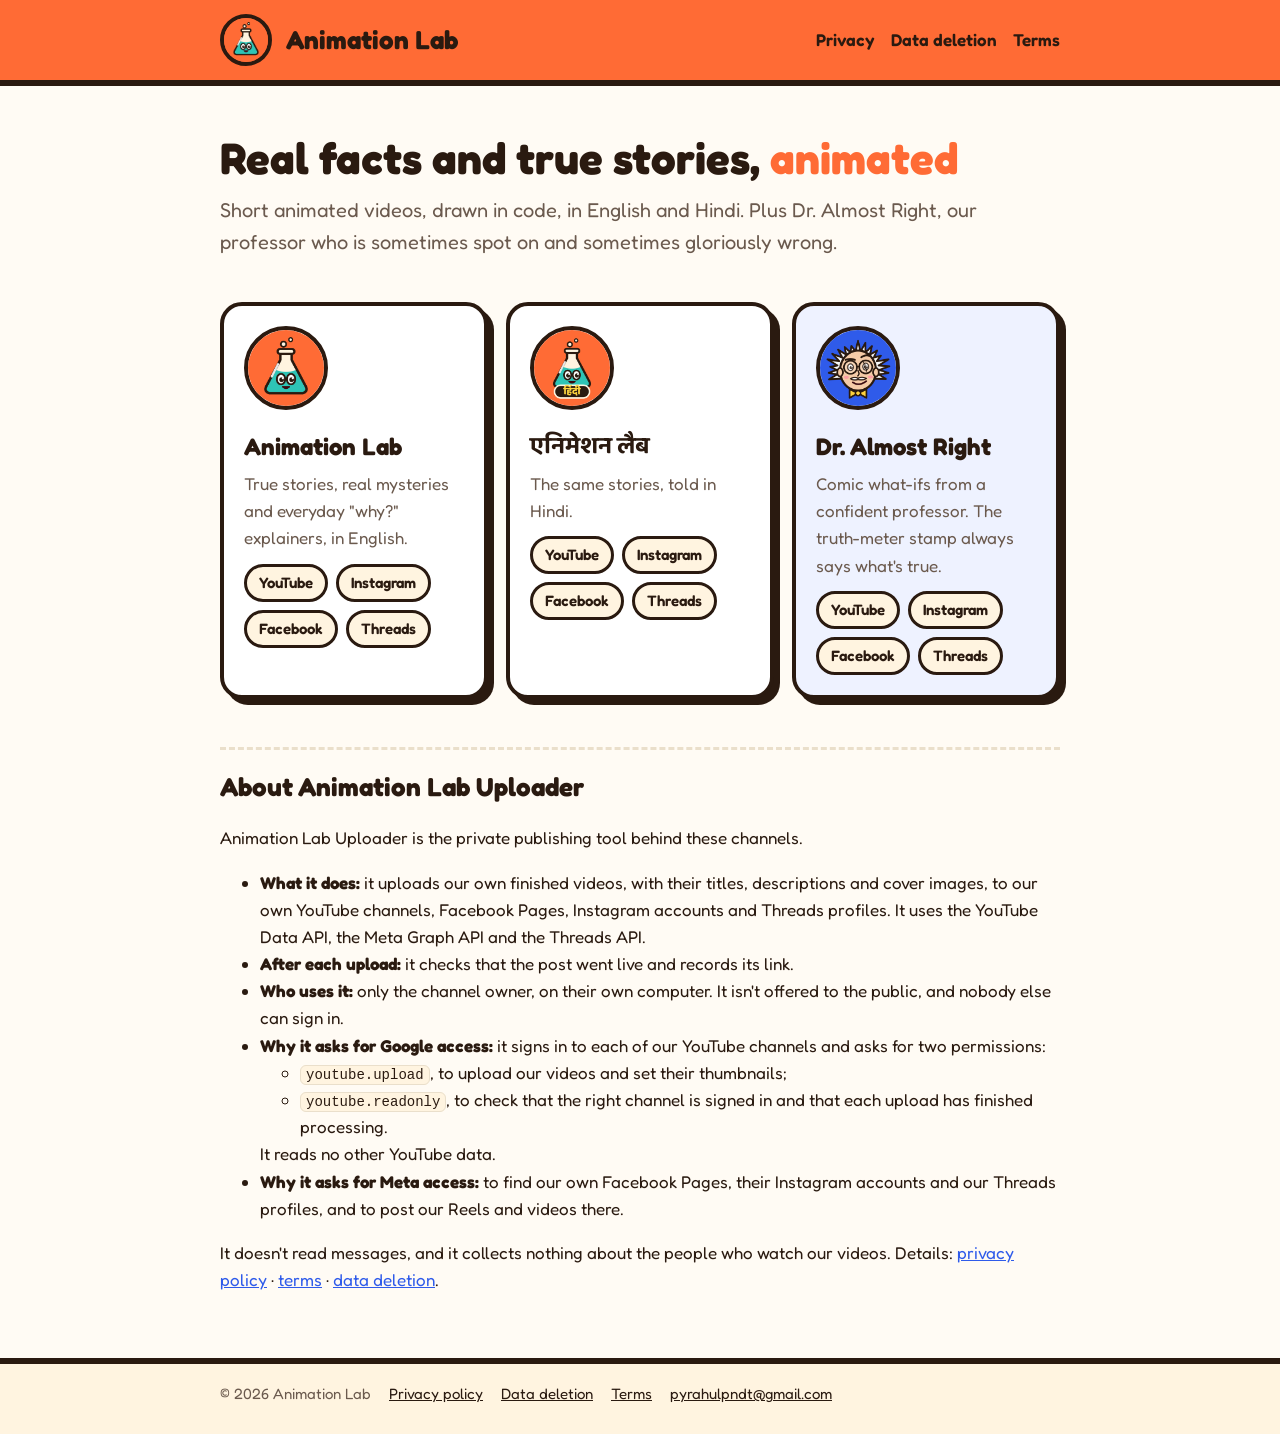
<file: index.html>
<!doctype html>
<html lang="en">
<head>
<meta charset="utf-8">
<meta name="viewport" content="width=device-width, initial-scale=1">
<title>Animation Lab</title>
<meta name="description" content="Animation Lab: short animated videos about true stories and real facts, in English and Hindi, plus Dr. Almost Right's comic what-ifs.">
<link rel="icon" href="img/favicon-64.png">
<link rel="preconnect" href="https://fonts.googleapis.com"><link rel="preconnect" href="https://fonts.gstatic.com" crossorigin>
<link href="https://fonts.googleapis.com/css2?family=Baloo+2:wght@600;700&family=Fredoka:wght@400;600;700&display=swap" rel="stylesheet">
<link rel="stylesheet" href="style.css">
</head>
<body>
<header class="top"><div class="wrap">
  <img src="img/flask-256.png" alt="">
  <a class="brand" href="./">Animation Lab</a>
  <nav><a href="privacy.html">Privacy</a><a href="data-deletion.html">Data deletion</a><a href="terms.html">Terms</a></nav>
</div></header>

<div class="wrap">
  <section class="hero">
    <h1>Real facts and true stories, <span>animated</span></h1>
    <p>Short animated videos, drawn in code, in English and Hindi. Plus Dr. Almost Right, our professor who is sometimes spot on and sometimes gloriously wrong.</p>
  </section>

  <section class="channels" aria-label="Our channels">
    <article class="card">
      <img src="img/flask-256.png" alt="Animation Lab logo: a smiling lab flask">
      <h2>Animation Lab</h2>
      <p>True stories, real mysteries and everyday "why?" explainers, in English.</p>
      <ul>
        <li><a href="https://www.youtube.com/@animation-lab-en">YouTube</a></li>
        <li><a href="https://www.instagram.com/animation.lab.en/">Instagram</a></li>
        <li><a href="https://www.facebook.com/1429812153543340">Facebook</a></li>
        <li><a href="https://www.threads.com/@animation.lab.en">Threads</a></li>
      </ul>
    </article>
    <article class="card">
      <img src="img/flask-hindi-256.png" alt="एनिमेशन लैब logo">
      <h2 class="hi">एनिमेशन लैब</h2>
      <p>The same stories, told in Hindi.</p>
      <ul>
        <li><a href="https://www.youtube.com/@animation-lab-hindi">YouTube</a></li>
        <li><a href="https://www.instagram.com/animation.lab.in/">Instagram</a></li>
        <li><a href="https://www.facebook.com/1384350524756352">Facebook</a></li>
        <li><a href="https://www.threads.com/@animation.lab.in">Threads</a></li>
      </ul>
    </article>
    <article class="card dar">
      <img src="img/dr-almost-right-256.png" alt="Dr. Almost Right logo: a wild-haired professor">
      <h2>Dr. Almost Right</h2>
      <p>Comic what-ifs from a confident professor. The truth-meter stamp always says what's true.</p>
      <ul>
        <li><a href="https://www.youtube.com/@DrAlmostRight">YouTube</a></li>
        <li><a href="https://www.instagram.com/dr.almostright/">Instagram</a></li>
        <li><a href="https://www.facebook.com/1399243536602622">Facebook</a></li>
        <li><a href="https://www.threads.com/@dr.almostright">Threads</a></li>
      </ul>
    </article>
  </section>

  <section class="doc" id="uploader" style="padding: 0 0 48px;">
    <h2>About Animation Lab Uploader</h2>
    <p>Animation Lab Uploader is the private publishing tool behind these channels.</p>
    <ul>
      <li><strong>What it does:</strong> it uploads our own finished videos, with their titles, descriptions and cover images, to our own YouTube channels, Facebook Pages, Instagram accounts and Threads profiles. It uses the YouTube Data API, the Meta Graph API and the Threads API.</li>
      <li><strong>After each upload:</strong> it checks that the post went live and records its link.</li>
      <li><strong>Who uses it:</strong> only the channel owner, on their own computer. It isn't offered to the public, and nobody else can sign in.</li>
      <li><strong>Why it asks for Google access:</strong> it signs in to each of our YouTube channels and asks for two permissions:
        <ul>
          <li><code>youtube.upload</code>, to upload our videos and set their thumbnails;</li>
          <li><code>youtube.readonly</code>, to check that the right channel is signed in and that each upload has finished processing.</li>
        </ul>
        It reads no other YouTube data.</li>
      <li><strong>Why it asks for Meta access:</strong> to find our own Facebook Pages, their Instagram accounts and our Threads profiles, and to post our Reels and videos there.</li>
    </ul>
    <p>It doesn't read messages, and it collects nothing about the people who watch our videos. Details: <a href="privacy.html">privacy policy</a> · <a href="terms.html">terms</a> · <a href="data-deletion.html">data deletion</a>.</p>
  </section>
</div>

<footer><div class="wrap">
  <span>© 2026 Animation Lab</span>
  <a href="privacy.html">Privacy policy</a>
  <a href="data-deletion.html">Data deletion</a>
  <a href="terms.html">Terms</a>
  <a href="mailto:pyrahulpndt@gmail.com">pyrahulpndt@gmail.com</a>
</div></footer>
</body>
</html>
</file>
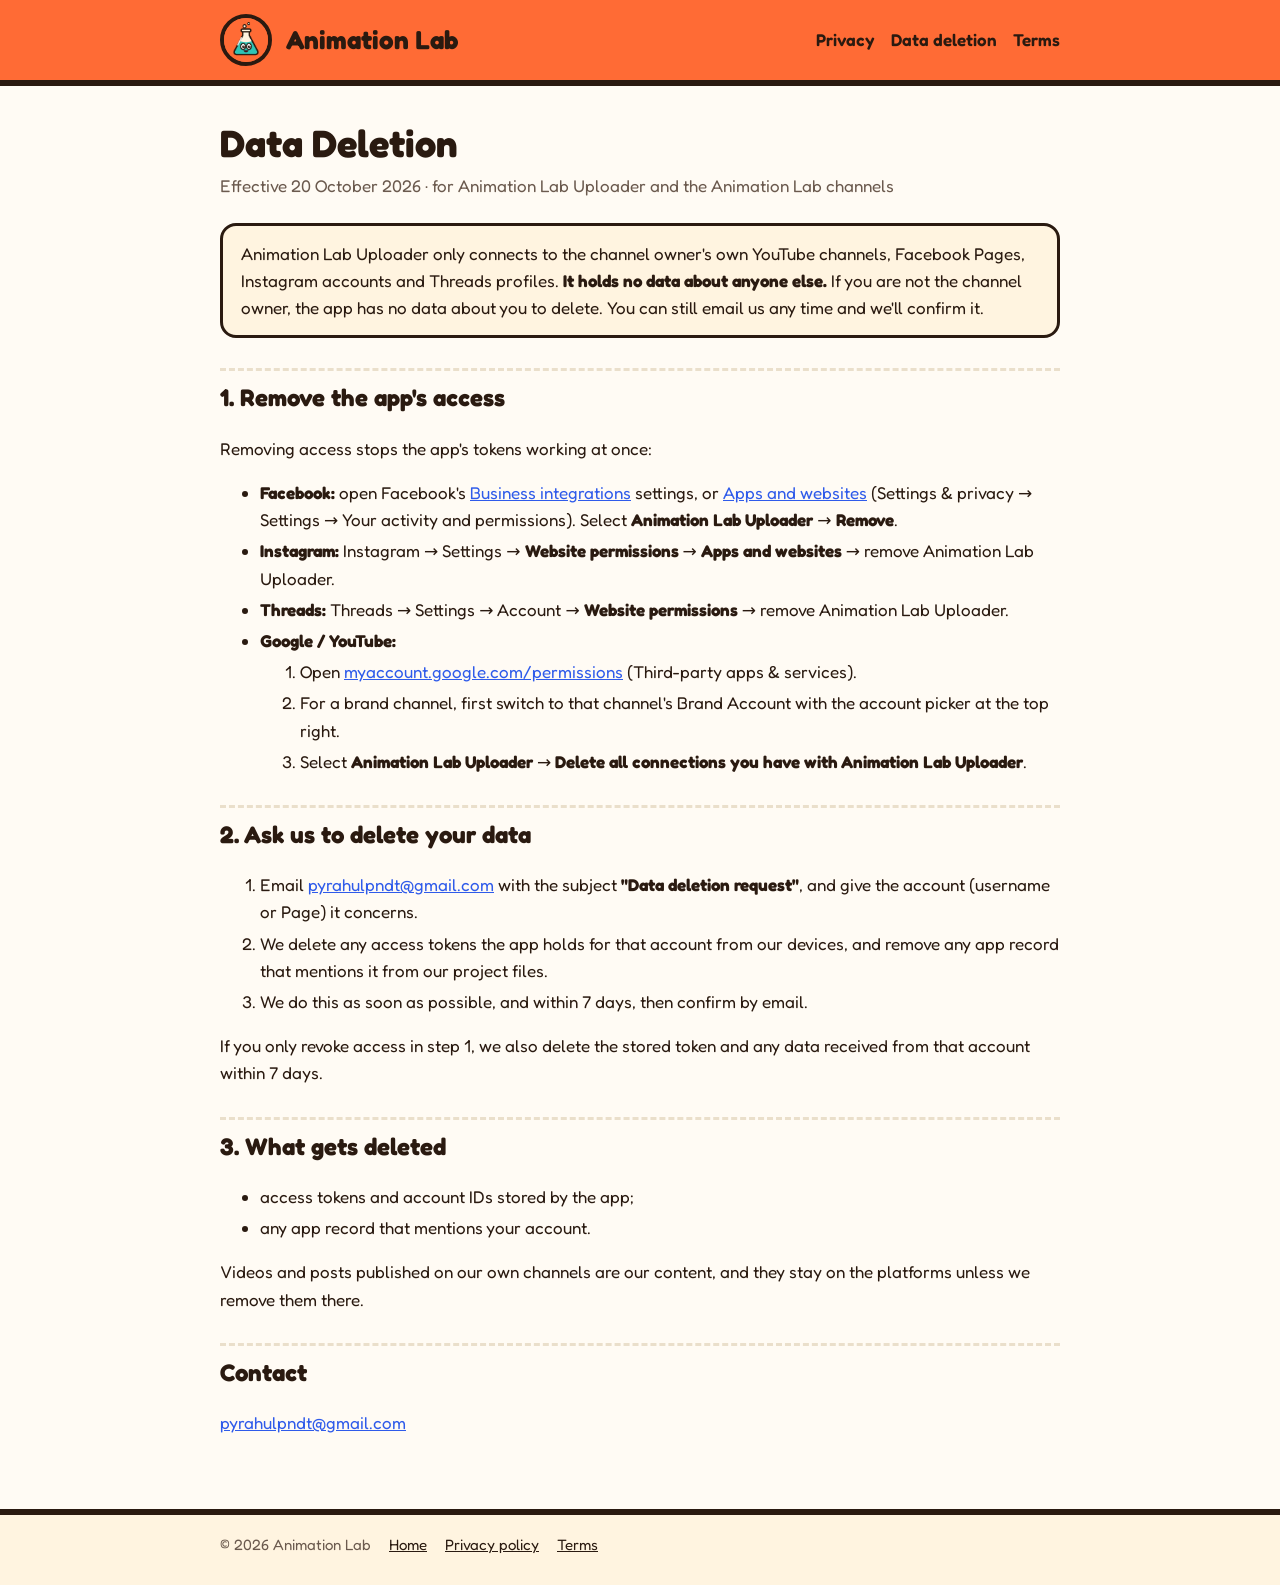
<file: data-deletion.html>
<!doctype html>
<html lang="en">
<head>
<meta charset="utf-8">
<meta name="viewport" content="width=device-width, initial-scale=1">
<title>Data Deletion</title>
<meta name="description" content="How to remove Animation Lab Uploader's access and ask us to delete your data.">
<link rel="icon" href="img/favicon-64.png">
<link rel="preconnect" href="https://fonts.googleapis.com"><link rel="preconnect" href="https://fonts.gstatic.com" crossorigin>
<link href="https://fonts.googleapis.com/css2?family=Baloo+2:wght@600;700&family=Fredoka:wght@400;600;700&display=swap" rel="stylesheet">
<link rel="stylesheet" href="style.css">
</head>
<body>
<header class="top"><div class="wrap">
  <img src="img/flask-256.png" alt="">
  <a class="brand" href="./">Animation Lab</a>
  <nav><a href="privacy.html">Privacy</a><a href="data-deletion.html">Data deletion</a><a href="terms.html">Terms</a></nav>
</div></header>

<main class="doc wrap">
  <h1>Data Deletion</h1>
  <p class="meta">Effective 20 October 2026 · for Animation Lab Uploader and the Animation Lab channels</p>

  <div class="note">
    Animation Lab Uploader only connects to the channel owner's own YouTube channels, Facebook Pages, Instagram accounts and Threads profiles. <strong>It holds no data about anyone else.</strong> If you are not the channel owner, the app has no data about you to delete. You can still email us any time and we'll confirm it.
  </div>

  <h2>1. Remove the app's access</h2>
  <p>Removing access stops the app's tokens working at once:</p>
  <ul>
    <li><strong>Facebook:</strong> open Facebook's <a href="https://www.facebook.com/settings?tab=business_tools">Business integrations</a> settings, or <a href="https://www.facebook.com/settings?tab=applications">Apps and websites</a> (Settings &amp; privacy → Settings → Your activity and permissions). Select <strong>Animation Lab Uploader</strong> → <strong>Remove</strong>.</li>
    <li><strong>Instagram:</strong> Instagram → Settings → <strong>Website permissions</strong> → <strong>Apps and websites</strong> → remove Animation Lab Uploader.</li>
    <li><strong>Threads:</strong> Threads → Settings → Account → <strong>Website permissions</strong> → remove Animation Lab Uploader.</li>
    <li><strong>Google / YouTube:</strong>
      <ol>
        <li>Open <a href="https://myaccount.google.com/permissions">myaccount.google.com/permissions</a> (Third-party apps &amp; services).</li>
        <li>For a brand channel, first switch to that channel's Brand Account with the account picker at the top right.</li>
        <li>Select <strong>Animation Lab Uploader</strong> → <strong>Delete all connections you have with Animation Lab Uploader</strong>.</li>
      </ol>
    </li>
  </ul>

  <h2>2. Ask us to delete your data</h2>
  <ol>
    <li>Email <a href="mailto:pyrahulpndt@gmail.com?subject=Data%20deletion%20request">pyrahulpndt@gmail.com</a> with the subject <strong>"Data deletion request"</strong>, and give the account (username or Page) it concerns.</li>
    <li>We delete any access tokens the app holds for that account from our devices, and remove any app record that mentions it from our project files.</li>
    <li>We do this as soon as possible, and within 7 days, then confirm by email.</li>
  </ol>
  <p>If you only revoke access in step 1, we also delete the stored token and any data received from that account within 7 days.</p>

  <h2>3. What gets deleted</h2>
  <ul>
    <li>access tokens and account IDs stored by the app;</li>
    <li>any app record that mentions your account.</li>
  </ul>
  <p>Videos and posts published on our own channels are our content, and they stay on the platforms unless we remove them there.</p>

  <h2>Contact</h2>
  <p><a href="mailto:pyrahulpndt@gmail.com">pyrahulpndt@gmail.com</a></p>
</main>

<footer><div class="wrap">
  <span>© 2026 Animation Lab</span>
  <a href="./">Home</a>
  <a href="privacy.html">Privacy policy</a>
  <a href="terms.html">Terms</a>
</div></footer>
</body>
</html>
</file>
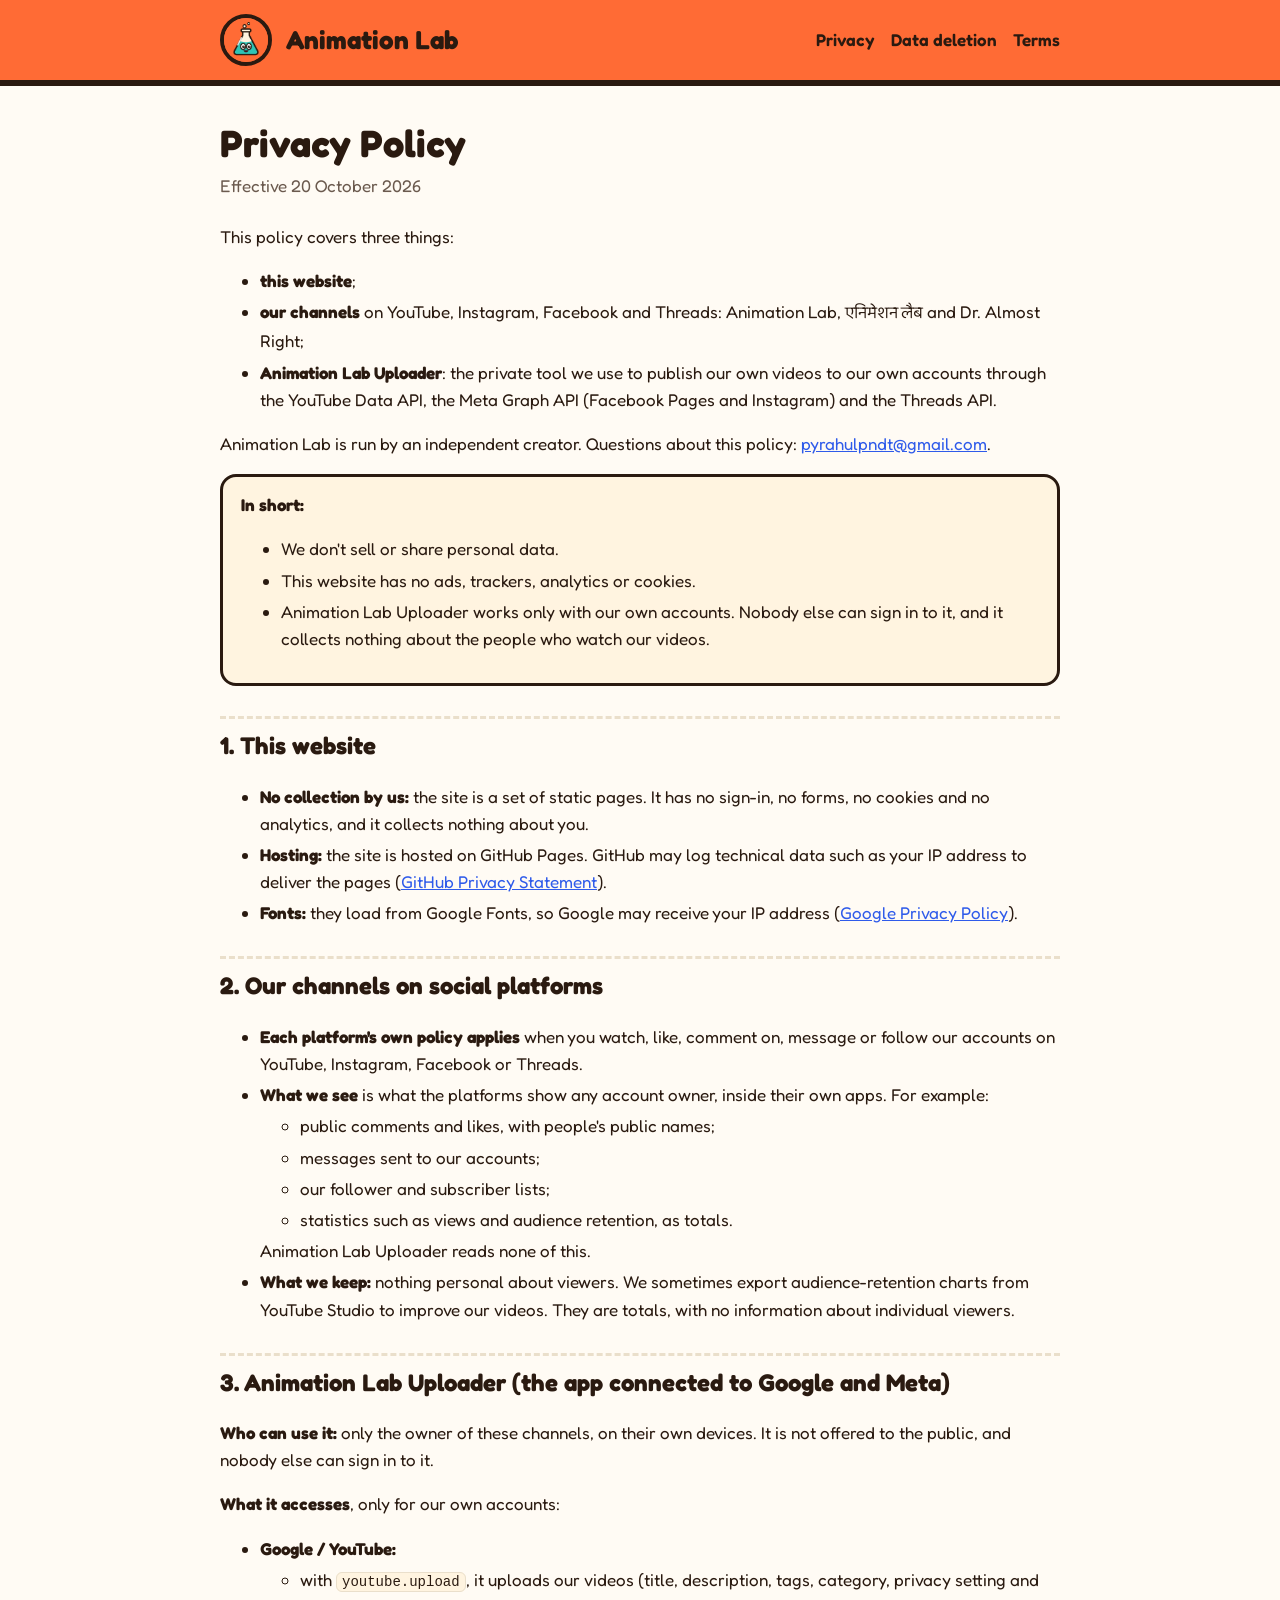
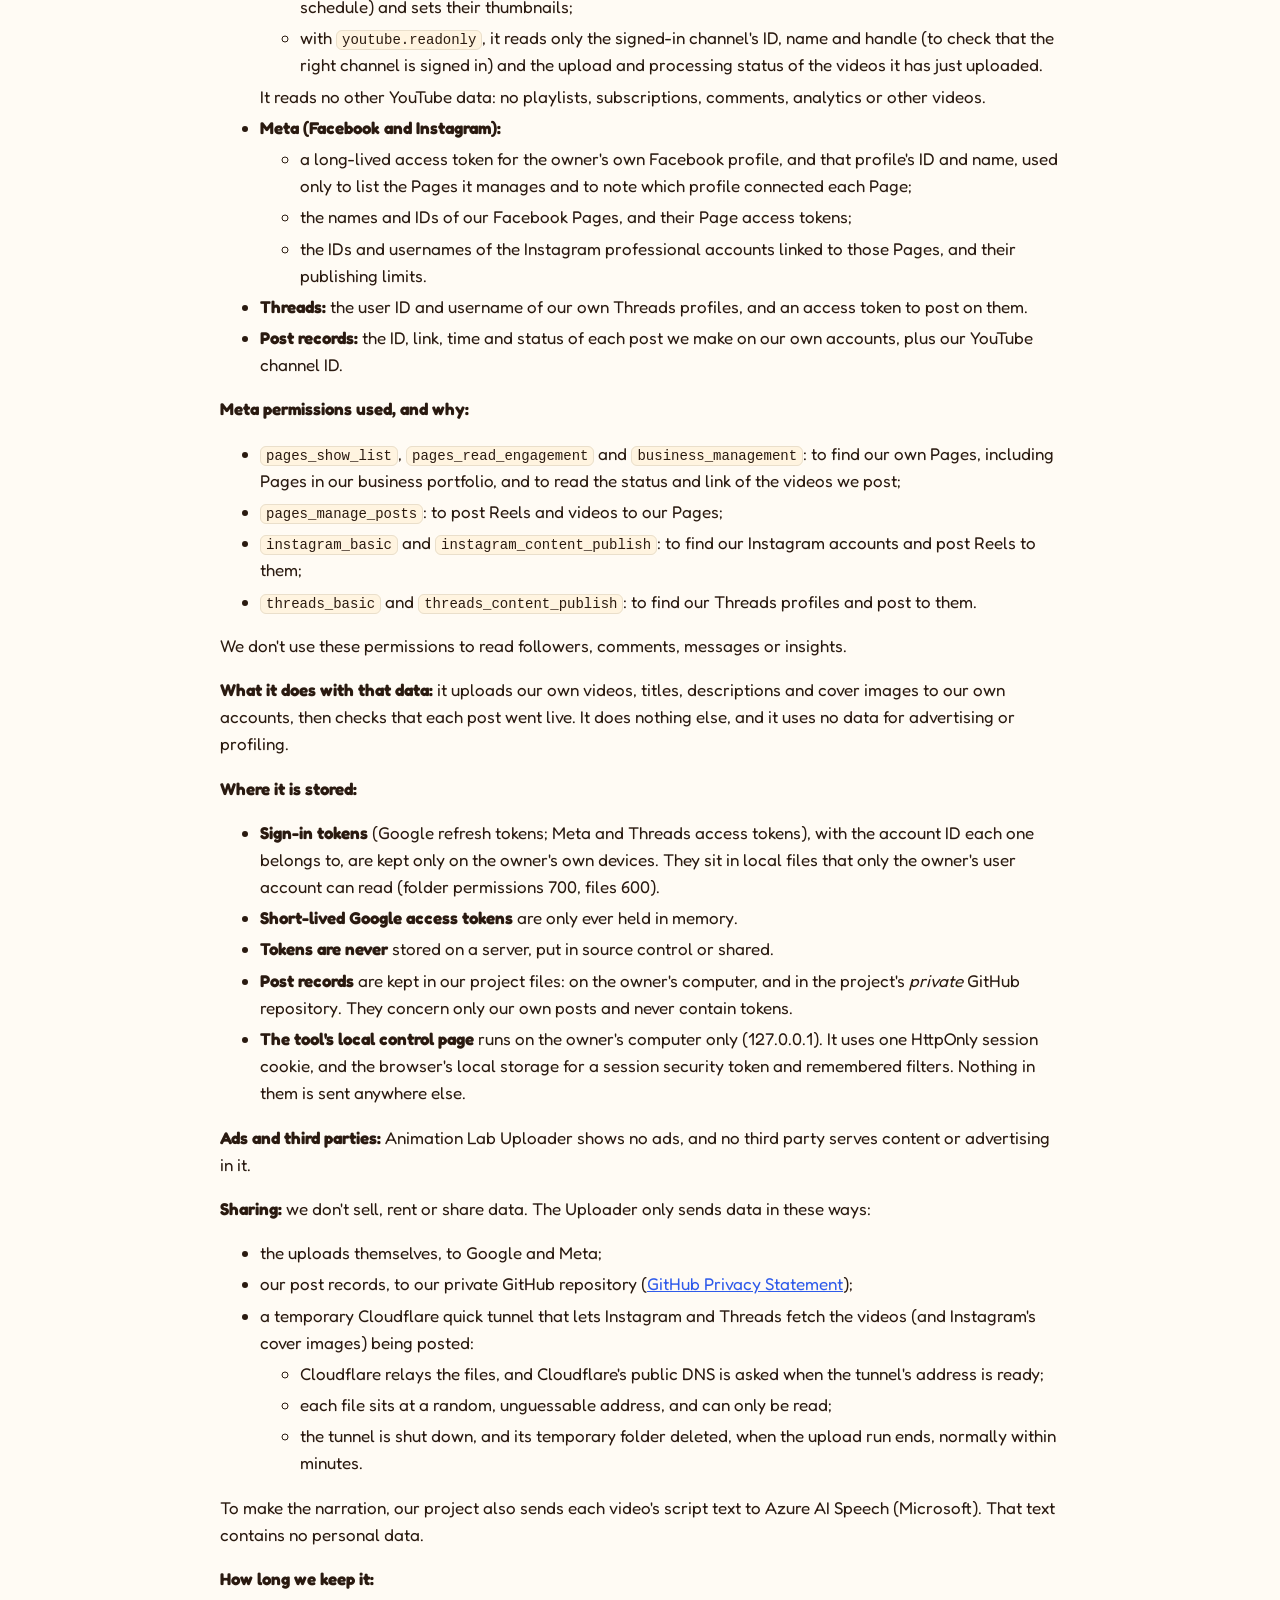
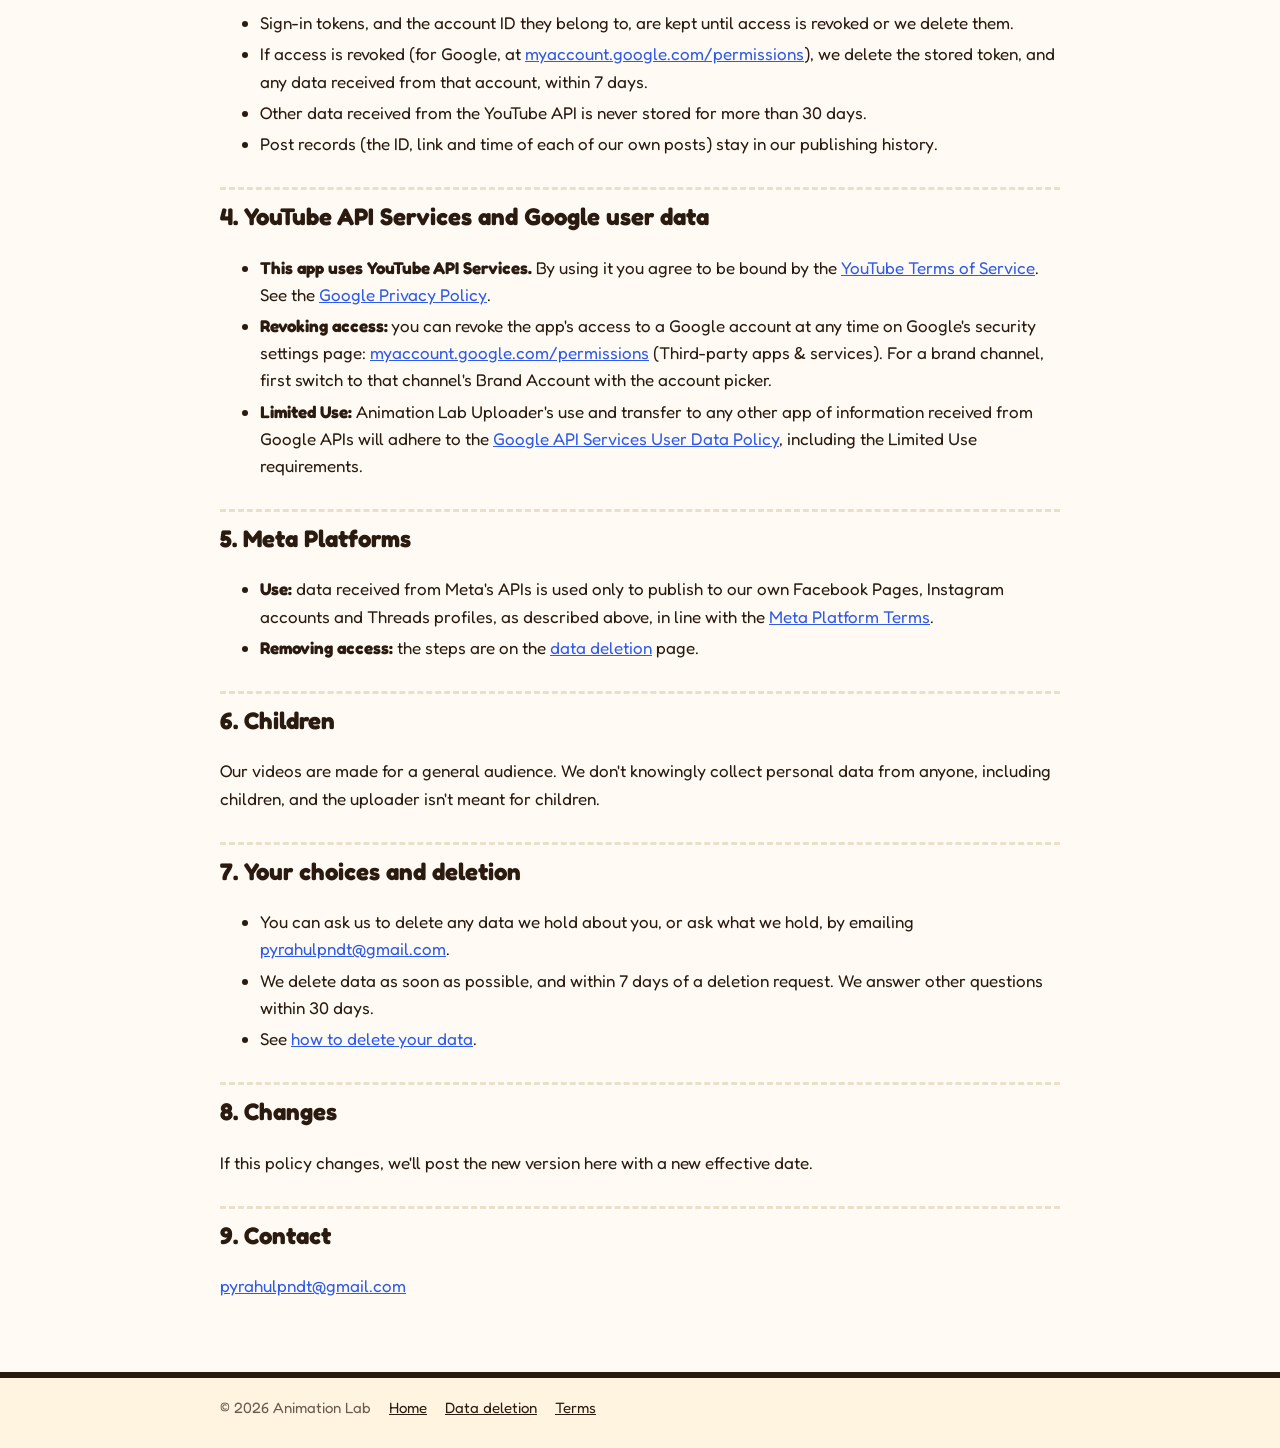
<file: privacy.html>
<!doctype html>
<html lang="en">
<head>
<meta charset="utf-8">
<meta name="viewport" content="width=device-width, initial-scale=1">
<title>Privacy Policy</title>
<meta name="description" content="Privacy policy for the Animation Lab website, channels and the Animation Lab Uploader app.">
<link rel="icon" href="img/favicon-64.png">
<link rel="preconnect" href="https://fonts.googleapis.com"><link rel="preconnect" href="https://fonts.gstatic.com" crossorigin>
<link href="https://fonts.googleapis.com/css2?family=Baloo+2:wght@600;700&family=Fredoka:wght@400;600;700&display=swap" rel="stylesheet">
<link rel="stylesheet" href="style.css">
</head>
<body>
<header class="top"><div class="wrap">
  <img src="img/flask-256.png" alt="">
  <a class="brand" href="./">Animation Lab</a>
  <nav><a href="privacy.html">Privacy</a><a href="data-deletion.html">Data deletion</a><a href="terms.html">Terms</a></nav>
</div></header>

<main class="doc wrap">
  <h1>Privacy Policy</h1>
  <p class="meta">Effective 20 October 2026</p>

  <p>This policy covers three things:</p>
  <ul>
    <li><strong>this website</strong>;</li>
    <li><strong>our channels</strong> on YouTube, Instagram, Facebook and Threads: Animation Lab, <span class="hi">एनिमेशन लैब</span> and Dr. Almost Right;</li>
    <li><strong>Animation Lab Uploader</strong>: the private tool we use to publish our own videos to our own accounts through the YouTube Data API, the Meta Graph API (Facebook Pages and Instagram) and the Threads API.</li>
  </ul>
  <p>Animation Lab is run by an independent creator. Questions about this policy: <a href="mailto:pyrahulpndt@gmail.com">pyrahulpndt@gmail.com</a>.</p>

  <div class="note">
    <strong>In short:</strong>
    <ul>
      <li>We don't sell or share personal data.</li>
      <li>This website has no ads, trackers, analytics or cookies.</li>
      <li>Animation Lab Uploader works only with our own accounts. Nobody else can sign in to it, and it collects nothing about the people who watch our videos.</li>
    </ul>
  </div>

  <h2>1. This website</h2>
  <ul>
    <li><strong>No collection by us:</strong> the site is a set of static pages. It has no sign-in, no forms, no cookies and no analytics, and it collects nothing about you.</li>
    <li><strong>Hosting:</strong> the site is hosted on GitHub Pages. GitHub may log technical data such as your IP address to deliver the pages (<a href="https://docs.github.com/site-policy/privacy-policies/github-general-privacy-statement">GitHub Privacy Statement</a>).</li>
    <li><strong>Fonts:</strong> they load from Google Fonts, so Google may receive your IP address (<a href="https://policies.google.com/privacy">Google Privacy Policy</a>).</li>
  </ul>

  <h2>2. Our channels on social platforms</h2>
  <ul>
    <li><strong>Each platform's own policy applies</strong> when you watch, like, comment on, message or follow our accounts on YouTube, Instagram, Facebook or Threads.</li>
    <li><strong>What we see</strong> is what the platforms show any account owner, inside their own apps. For example:
      <ul>
        <li>public comments and likes, with people's public names;</li>
        <li>messages sent to our accounts;</li>
        <li>our follower and subscriber lists;</li>
        <li>statistics such as views and audience retention, as totals.</li>
      </ul>
      Animation Lab Uploader reads none of this.</li>
    <li><strong>What we keep:</strong> nothing personal about viewers. We sometimes export audience-retention charts from YouTube Studio to improve our videos. They are totals, with no information about individual viewers.</li>
  </ul>

  <h2>3. Animation Lab Uploader (the app connected to Google and Meta)</h2>
  <p><strong>Who can use it:</strong> only the owner of these channels, on their own devices. It is not offered to the public, and nobody else can sign in to it.</p>
  <p><strong>What it accesses</strong>, only for our own accounts:</p>
  <ul>
    <li><strong>Google / YouTube:</strong>
      <ul>
        <li>with <code>youtube.upload</code>, it uploads our videos (title, description, tags, category, privacy setting and schedule) and sets their thumbnails;</li>
        <li>with <code>youtube.readonly</code>, it reads only the signed-in channel's ID, name and handle (to check that the right channel is signed in) and the upload and processing status of the videos it has just uploaded.</li>
      </ul>
      It reads no other YouTube data: no playlists, subscriptions, comments, analytics or other videos.</li>
    <li><strong>Meta (Facebook and Instagram):</strong>
      <ul>
        <li>a long-lived access token for the owner's own Facebook profile, and that profile's ID and name, used only to list the Pages it manages and to note which profile connected each Page;</li>
        <li>the names and IDs of our Facebook Pages, and their Page access tokens;</li>
        <li>the IDs and usernames of the Instagram professional accounts linked to those Pages, and their publishing limits.</li>
      </ul>
    </li>
    <li><strong>Threads:</strong> the user ID and username of our own Threads profiles, and an access token to post on them.</li>
    <li><strong>Post records:</strong> the ID, link, time and status of each post we make on our own accounts, plus our YouTube channel ID.</li>
  </ul>
  <p><strong>Meta permissions used, and why:</strong></p>
  <ul>
    <li><code>pages_show_list</code>, <code>pages_read_engagement</code> and <code>business_management</code>: to find our own Pages, including Pages in our business portfolio, and to read the status and link of the videos we post;</li>
    <li><code>pages_manage_posts</code>: to post Reels and videos to our Pages;</li>
    <li><code>instagram_basic</code> and <code>instagram_content_publish</code>: to find our Instagram accounts and post Reels to them;</li>
    <li><code>threads_basic</code> and <code>threads_content_publish</code>: to find our Threads profiles and post to them.</li>
  </ul>
  <p>We don't use these permissions to read followers, comments, messages or insights.</p>
  <p><strong>What it does with that data:</strong> it uploads our own videos, titles, descriptions and cover images to our own accounts, then checks that each post went live. It does nothing else, and it uses no data for advertising or profiling.</p>
  <p><strong>Where it is stored:</strong></p>
  <ul>
    <li><strong>Sign-in tokens</strong> (Google refresh tokens; Meta and Threads access tokens), with the account ID each one belongs to, are kept only on the owner's own devices. They sit in local files that only the owner's user account can read (folder permissions 700, files 600).</li>
    <li><strong>Short-lived Google access tokens</strong> are only ever held in memory.</li>
    <li><strong>Tokens are never</strong> stored on a server, put in source control or shared.</li>
    <li><strong>Post records</strong> are kept in our project files: on the owner's computer, and in the project's <em>private</em> GitHub repository. They concern only our own posts and never contain tokens.</li>
    <li><strong>The tool's local control page</strong> runs on the owner's computer only (127.0.0.1). It uses one HttpOnly session cookie, and the browser's local storage for a session security token and remembered filters. Nothing in them is sent anywhere else.</li>
  </ul>
  <p><strong>Ads and third parties:</strong> Animation Lab Uploader shows no ads, and no third party serves content or advertising in it.</p>
  <p><strong>Sharing:</strong> we don't sell, rent or share data. The Uploader only sends data in these ways:</p>
  <ul>
    <li>the uploads themselves, to Google and Meta;</li>
    <li>our post records, to our private GitHub repository (<a href="https://docs.github.com/site-policy/privacy-policies/github-general-privacy-statement">GitHub Privacy Statement</a>);</li>
    <li>a temporary Cloudflare quick tunnel that lets Instagram and Threads fetch the videos (and Instagram's cover images) being posted:
      <ul>
        <li>Cloudflare relays the files, and Cloudflare's public DNS is asked when the tunnel's address is ready;</li>
        <li>each file sits at a random, unguessable address, and can only be read;</li>
        <li>the tunnel is shut down, and its temporary folder deleted, when the upload run ends, normally within minutes.</li>
      </ul>
    </li>
  </ul>
  <p>To make the narration, our project also sends each video's script text to Azure AI Speech (Microsoft). That text contains no personal data.</p>
  <p><strong>How long we keep it:</strong></p>
  <ul>
    <li>Sign-in tokens, and the account ID they belong to, are kept until access is revoked or we delete them.</li>
    <li>If access is revoked (for Google, at <a href="https://myaccount.google.com/permissions">myaccount.google.com/permissions</a>), we delete the stored token, and any data received from that account, within 7 days.</li>
    <li>Other data received from the YouTube API is never stored for more than 30 days.</li>
    <li>Post records (the ID, link and time of each of our own posts) stay in our publishing history.</li>
  </ul>

  <h2>4. YouTube API Services and Google user data</h2>
  <ul>
    <li><strong>This app uses YouTube API Services.</strong> By using it you agree to be bound by the <a href="https://www.youtube.com/t/terms">YouTube Terms of Service</a>. See the <a href="https://policies.google.com/privacy">Google Privacy Policy</a>.</li>
    <li><strong>Revoking access:</strong> you can revoke the app's access to a Google account at any time on Google's security settings page: <a href="https://myaccount.google.com/permissions">myaccount.google.com/permissions</a> (Third-party apps &amp; services). For a brand channel, first switch to that channel's Brand Account with the account picker.</li>
    <li><strong>Limited Use:</strong> Animation Lab Uploader's use and transfer to any other app of information received from Google APIs will adhere to the <a href="https://developers.google.com/terms/api-services-user-data-policy">Google API Services User Data Policy</a>, including the Limited Use requirements.</li>
  </ul>

  <h2>5. Meta Platforms</h2>
  <ul>
    <li><strong>Use:</strong> data received from Meta's APIs is used only to publish to our own Facebook Pages, Instagram accounts and Threads profiles, as described above, in line with the <a href="https://developers.facebook.com/terms/">Meta Platform Terms</a>.</li>
    <li><strong>Removing access:</strong> the steps are on the <a href="data-deletion.html">data deletion</a> page.</li>
  </ul>

  <h2>6. Children</h2>
  <p>Our videos are made for a general audience. We don't knowingly collect personal data from anyone, including children, and the uploader isn't meant for children.</p>

  <h2>7. Your choices and deletion</h2>
  <ul>
    <li>You can ask us to delete any data we hold about you, or ask what we hold, by emailing <a href="mailto:pyrahulpndt@gmail.com">pyrahulpndt@gmail.com</a>.</li>
    <li>We delete data as soon as possible, and within 7 days of a deletion request. We answer other questions within 30 days.</li>
    <li>See <a href="data-deletion.html">how to delete your data</a>.</li>
  </ul>

  <h2>8. Changes</h2>
  <p>If this policy changes, we'll post the new version here with a new effective date.</p>

  <h2>9. Contact</h2>
  <p><a href="mailto:pyrahulpndt@gmail.com">pyrahulpndt@gmail.com</a></p>
</main>

<footer><div class="wrap">
  <span>© 2026 Animation Lab</span>
  <a href="./">Home</a>
  <a href="data-deletion.html">Data deletion</a>
  <a href="terms.html">Terms</a>
</div></footer>
</body>
</html>
</file>
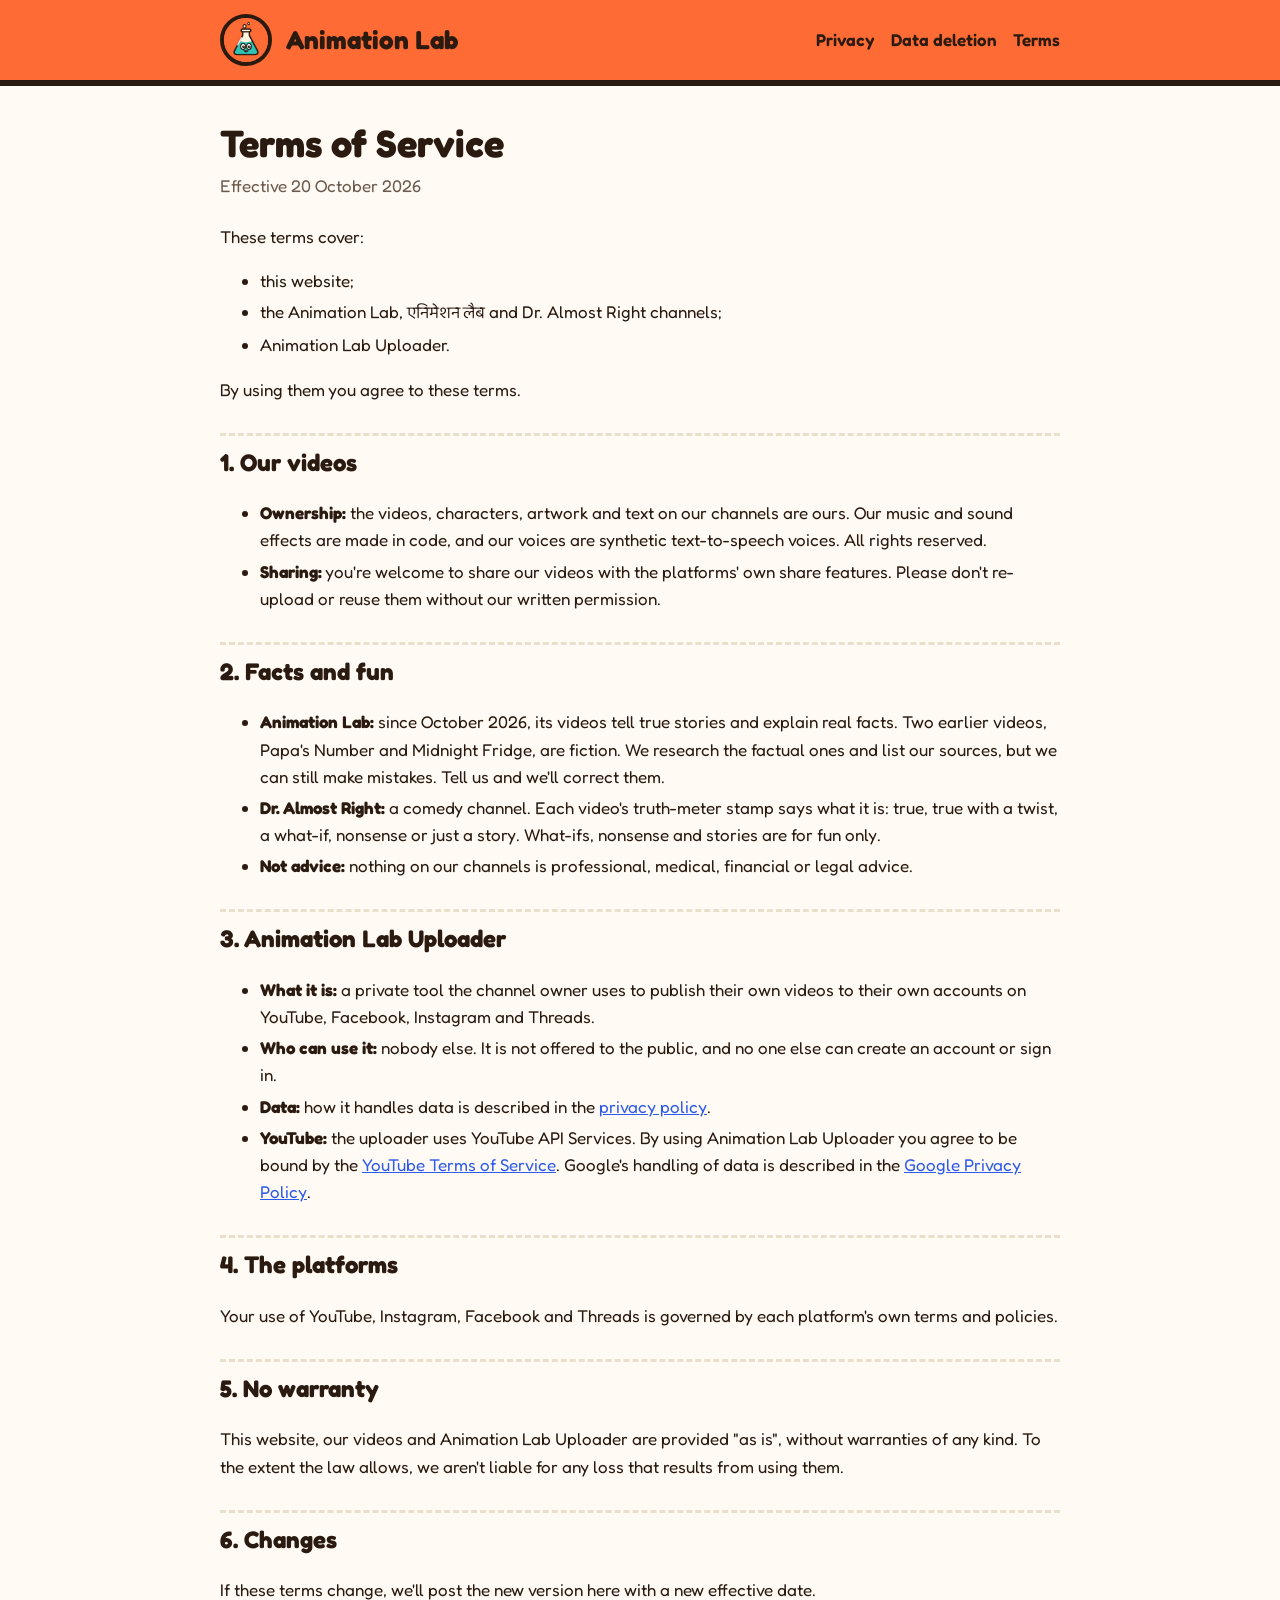
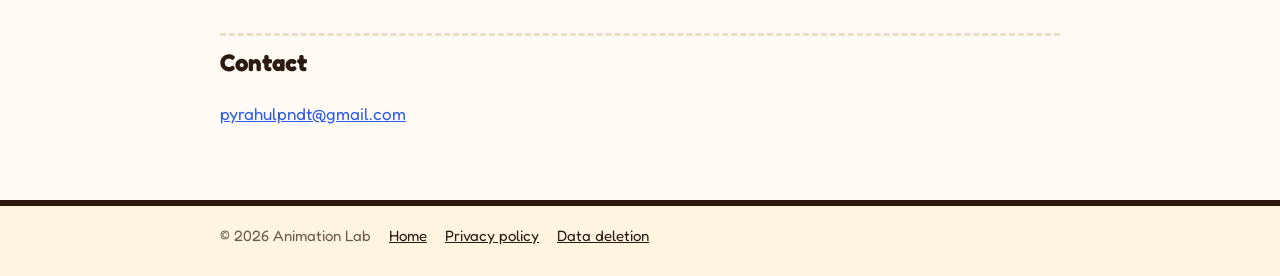
<file: terms.html>
<!doctype html>
<html lang="en">
<head>
<meta charset="utf-8">
<meta name="viewport" content="width=device-width, initial-scale=1">
<title>Terms of Service</title>
<meta name="description" content="Terms of service for the Animation Lab website, channels and Animation Lab Uploader.">
<link rel="icon" href="img/favicon-64.png">
<link rel="preconnect" href="https://fonts.googleapis.com"><link rel="preconnect" href="https://fonts.gstatic.com" crossorigin>
<link href="https://fonts.googleapis.com/css2?family=Baloo+2:wght@600;700&family=Fredoka:wght@400;600;700&display=swap" rel="stylesheet">
<link rel="stylesheet" href="style.css">
</head>
<body>
<header class="top"><div class="wrap">
  <img src="img/flask-256.png" alt="">
  <a class="brand" href="./">Animation Lab</a>
  <nav><a href="privacy.html">Privacy</a><a href="data-deletion.html">Data deletion</a><a href="terms.html">Terms</a></nav>
</div></header>

<main class="doc wrap">
  <h1>Terms of Service</h1>
  <p class="meta">Effective 20 October 2026</p>

  <p>These terms cover:</p>
  <ul>
    <li>this website;</li>
    <li>the Animation Lab, <span class="hi">एनिमेशन लैब</span> and Dr. Almost Right channels;</li>
    <li>Animation Lab Uploader.</li>
  </ul>
  <p>By using them you agree to these terms.</p>

  <h2>1. Our videos</h2>
  <ul>
    <li><strong>Ownership:</strong> the videos, characters, artwork and text on our channels are ours. Our music and sound effects are made in code, and our voices are synthetic text-to-speech voices. All rights reserved.</li>
    <li><strong>Sharing:</strong> you're welcome to share our videos with the platforms' own share features. Please don't re-upload or reuse them without our written permission.</li>
  </ul>

  <h2>2. Facts and fun</h2>
  <ul>
    <li><strong>Animation Lab:</strong> since October 2026, its videos tell true stories and explain real facts. Two earlier videos, Papa's Number and Midnight Fridge, are fiction. We research the factual ones and list our sources, but we can still make mistakes. Tell us and we'll correct them.</li>
    <li><strong>Dr. Almost Right:</strong> a comedy channel. Each video's truth-meter stamp says what it is: true, true with a twist, a what-if, nonsense or just a story. What-ifs, nonsense and stories are for fun only.</li>
    <li><strong>Not advice:</strong> nothing on our channels is professional, medical, financial or legal advice.</li>
  </ul>

  <h2>3. Animation Lab Uploader</h2>
  <ul>
    <li><strong>What it is:</strong> a private tool the channel owner uses to publish their own videos to their own accounts on YouTube, Facebook, Instagram and Threads.</li>
    <li><strong>Who can use it:</strong> nobody else. It is not offered to the public, and no one else can create an account or sign in.</li>
    <li><strong>Data:</strong> how it handles data is described in the <a href="privacy.html">privacy policy</a>.</li>
    <li><strong>YouTube:</strong> the uploader uses YouTube API Services. By using Animation Lab Uploader you agree to be bound by the <a href="https://www.youtube.com/t/terms">YouTube Terms of Service</a>. Google's handling of data is described in the <a href="https://policies.google.com/privacy">Google Privacy Policy</a>.</li>
  </ul>

  <h2>4. The platforms</h2>
  <p>Your use of YouTube, Instagram, Facebook and Threads is governed by each platform's own terms and policies.</p>

  <h2>5. No warranty</h2>
  <p>This website, our videos and Animation Lab Uploader are provided "as is", without warranties of any kind. To the extent the law allows, we aren't liable for any loss that results from using them.</p>

  <h2>6. Changes</h2>
  <p>If these terms change, we'll post the new version here with a new effective date.</p>

  <h2>Contact</h2>
  <p><a href="mailto:pyrahulpndt@gmail.com">pyrahulpndt@gmail.com</a></p>
</main>

<footer><div class="wrap">
  <span>© 2026 Animation Lab</span>
  <a href="./">Home</a>
  <a href="privacy.html">Privacy policy</a>
  <a href="data-deletion.html">Data deletion</a>
</div></footer>
</body>
</html>
</file>
<file: style.css>
/* Animation Lab site: brand colours from studio/brand (Marks): Lab Orange, ink, cream, teal, sun; Dr. Almost Right blue */
:root {
  --orange: #FF6B35; --ink: #2A1A10; --cream: #FFF4E0; --teal: #2EC4B6; --sun: #FFD23F; --blue: #2F5BEA;
  --paper: #FFFBF4; --muted: #6B5A4E; --line: #EADFCB;
}
* { box-sizing: border-box; }
html { -webkit-text-size-adjust: 100%; }
body {
  margin: 0; background: var(--paper); color: var(--ink);
  font: 17px/1.6 "Fredoka", system-ui, -apple-system, "Segoe UI", sans-serif;
}
.hi { font-family: "Baloo 2", "Fredoka", sans-serif; }
a { color: var(--blue); }
a:hover { color: var(--orange); }
.wrap { max-width: 880px; margin: 0 auto; padding: 0 20px; }

header.top { background: var(--orange); border-bottom: 6px solid var(--ink); }
header.top .wrap { display: flex; align-items: center; gap: 14px; padding: 14px 20px; }
header.top img { width: 52px; height: 52px; border-radius: 50%; border: 4px solid var(--ink); background: var(--cream); }
header.top .brand { font-weight: 700; font-size: 26px; color: var(--ink); text-decoration: none; }
header.top nav { margin-left: auto; display: flex; gap: 16px; flex-wrap: wrap; }
header.top nav a { color: var(--ink); font-weight: 600; text-decoration: none; }
header.top nav a:hover { text-decoration: underline; color: var(--ink); }

.hero { padding: 48px 0 20px; }
.hero h1 { font-size: 44px; line-height: 1.1; margin: 0 0 12px; }
.hero h1 span { color: var(--orange); }
.hero p { font-size: 20px; color: var(--muted); margin: 0; }

.channels { display: grid; grid-template-columns: repeat(auto-fit, minmax(240px, 1fr)); gap: 18px; padding: 24px 0 40px; }
.card { background: #fff; border: 4px solid var(--ink); border-radius: 22px; padding: 20px; box-shadow: 6px 6px 0 var(--ink); }
.card img { width: 84px; height: 84px; border-radius: 50%; border: 4px solid var(--ink); }
.card h2 { margin: 10px 0 4px; font-size: 24px; }
.card p { margin: 0 0 12px; color: var(--muted); }
.card ul { list-style: none; padding: 0; margin: 0; display: flex; flex-wrap: wrap; gap: 8px; }
.card li a { display: inline-block; padding: 4px 12px; border: 3px solid var(--ink); border-radius: 999px; background: var(--cream);
  color: var(--ink); font-weight: 600; text-decoration: none; font-size: 15px; }
.card li a:hover { background: var(--sun); }
.card.dar { background: #EEF2FF; }
.card.dar img { background: var(--blue); }

main.doc { padding: 36px 20px 56px; }
main.doc h1 { font-size: 38px; line-height: 1.15; margin: 0 0 6px; }
main.doc .meta { color: var(--muted); margin: 0 0 24px; }
main.doc h2 { font-size: 24px; margin: 30px 0 8px; padding-top: 8px; border-top: 3px dashed var(--line); }
main.doc li { margin: 4px 0; }
.note { background: var(--cream); border: 3px solid var(--ink); border-radius: 16px; padding: 14px 18px; }

footer { border-top: 6px solid var(--ink); background: var(--cream); }
footer .wrap { padding: 18px 20px 28px; display: flex; flex-wrap: wrap; gap: 8px 18px; color: var(--muted); font-size: 15px; }
footer a { color: var(--ink); }

@media (max-width: 560px) {
  body { font-size: 16px; }
  .hero h1 { font-size: 34px; }
  header.top .brand { font-size: 21px; }
  header.top nav { margin-left: 0; width: 100%; }
  header.top .wrap { flex-wrap: wrap; }
}
section.doc h2 { font-size: 26px; margin: 8px 0 8px; padding-top: 16px; border-top: 3px dashed var(--line); }
code { font: 14px/1.4 ui-monospace, SFMono-Regular, Menlo, monospace; background: var(--cream); border: 1px solid var(--line); border-radius: 6px; padding: 1px 5px; }
</file>
